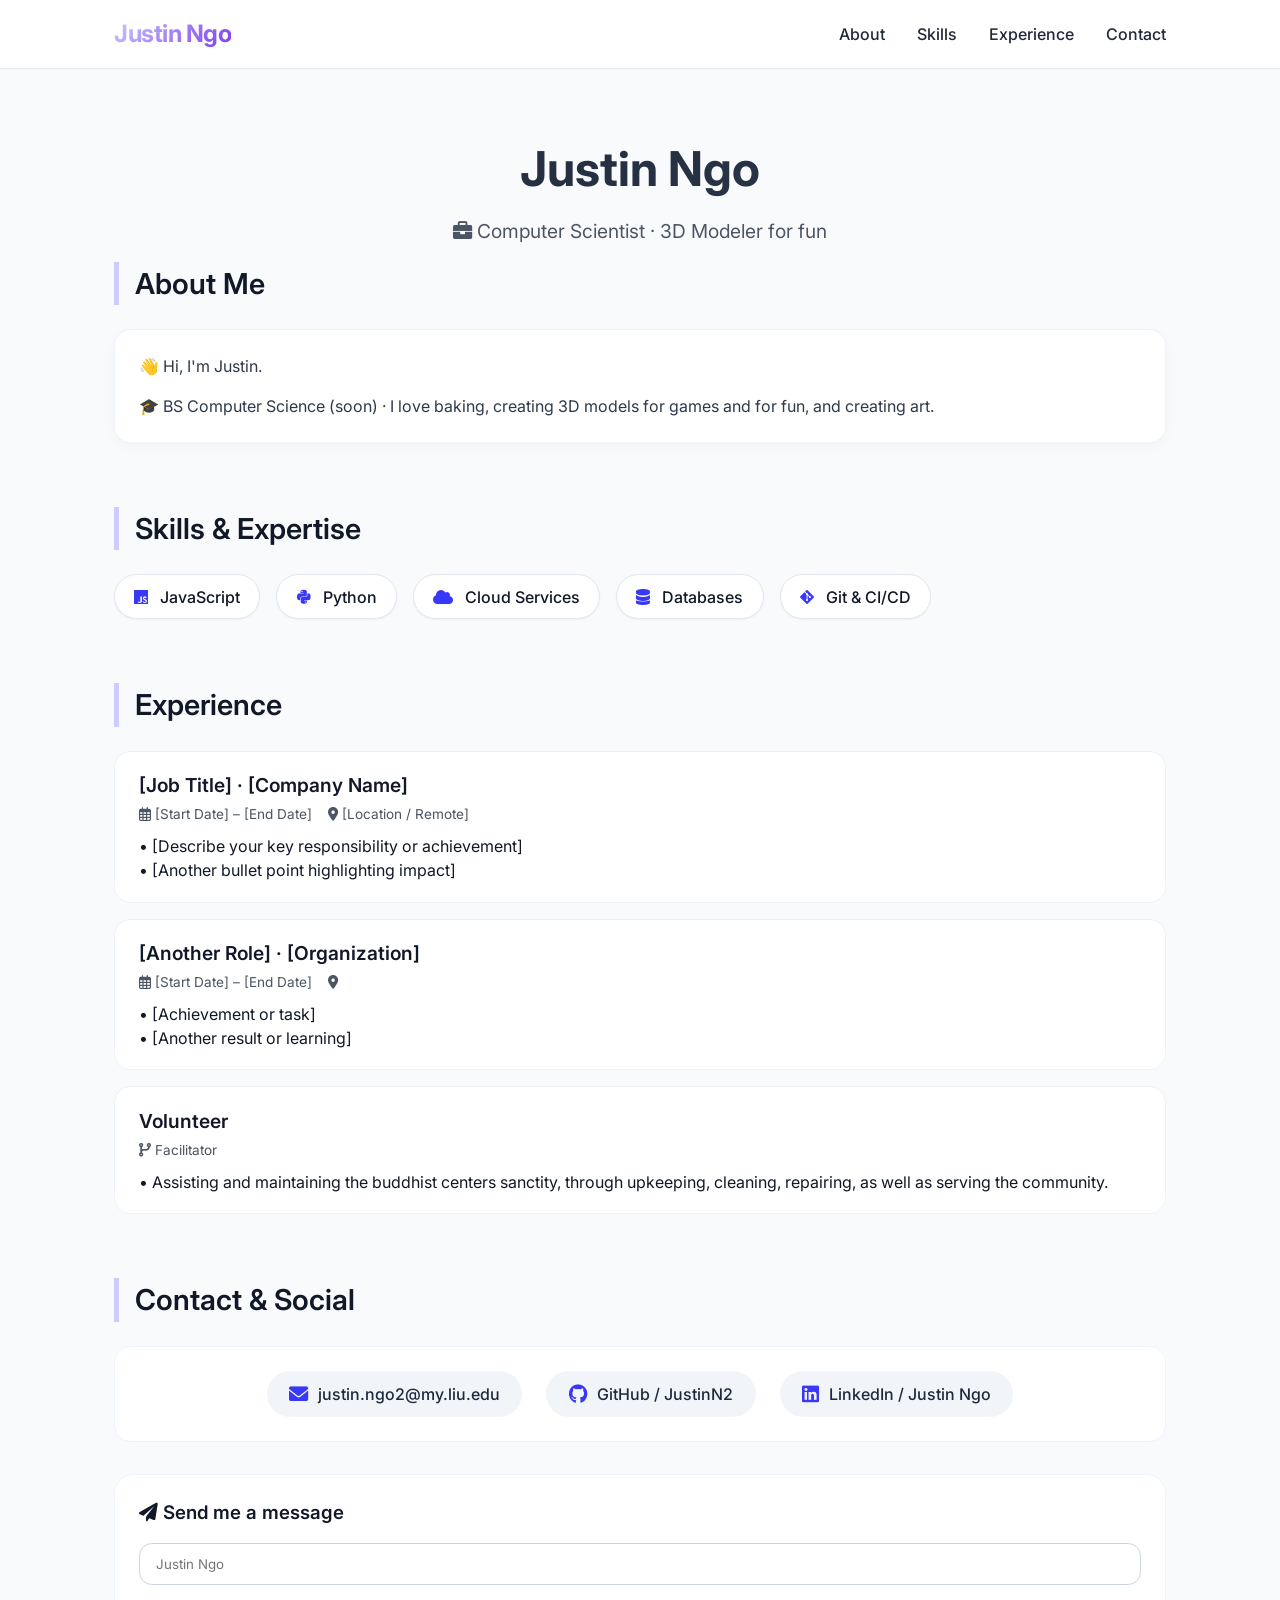
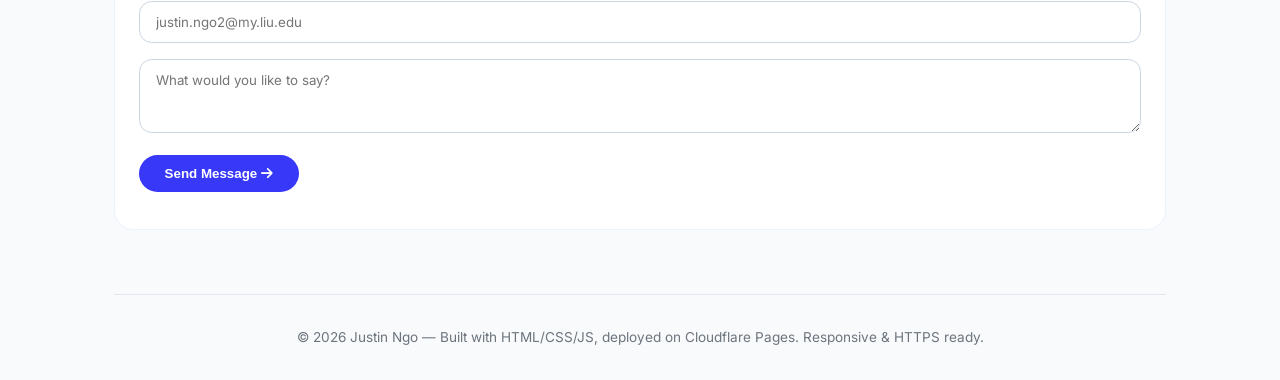
<file: Index.html>
<!DOCTYPE html>
<html lang="en">
<head>
  <meta charset="UTF-8">
  <meta name="viewport" content="width=device-width, initial-scale=1.0, viewport-fit=cover">
  <title>My Resume | Personal Portfolio</title>
  <!-- Google Fonts + modern reset -->
  <link href="https://fonts.googleapis.com/css2?family=Inter:opsz,wght@14..32,300;14..32,400;14..32,600;14..32,700&display=swap" rel="stylesheet">
  <!-- Font Awesome 6 -->
  <link rel="stylesheet" href="https://cdnjs.cloudflare.com/ajax/libs/font-awesome/6.0.0-beta3/css/all.min.css">
  <!-- Custom CSS -->
  <link rel="stylesheet" href="style.css">
</head>
<body>
  <nav class="navbar">
    <div class="nav-container">
      <div class="logo">Justin Ngo</div>
      <button class="menu-toggle" id="mobileMenuBtn" aria-label="Menu"><i class="fas fa-bars"></i></button>
      <ul class="nav-links" id="navLinks">
        <li><a href="#about">About</a></li>
        <li><a href="#skills">Skills</a></li>
        <li><a href="#experience">Experience</a></li>
        <li><a href="#contact">Contact</a></li>
      </ul>
    </div>
  </nav>

  <main class="container">
    <!-- = HERO SECTION = -->
  
    <div class="hero">
      <h1>Justin Ngo</h1>
      <div class="hero-tagline">
        <i class="fas fa-briefcase"></i> Computer Scientist · 3D Modeler for fun
      </div>
    </div>

    <!-- = ABOUT ME SECTION = -->
    <section id="about">
      <h2 class="section-title">About Me</h2>
      <div class="about-text">
        <p>👋 Hi, I'm Justin. </p>
        <p style="margin-top: 1rem;">🎓 BS Computer Science (soon) · I love baking, creating 3D models for games and for fun, and creating art.</p>
      </div>
    </section>

    <!-- = SKILLS SECTION = -->
    <section id="skills">
      <h2 class="section-title">Skills & Expertise</h2>
      <div class="skills-grid">
        <span class="skill-card"><i class="fab fa-js"></i> JavaScript</span>
        <span class="skill-card"><i class="fab fa-python"></i> Python</span>
        <span class="skill-card"><i class="fas fa-cloud"></i> Cloud Services</span>
        <span class="skill-card"><i class="fas fa-database"></i> Databases</span>
        <span class="skill-card"><i class="fab fa-git-alt"></i> Git & CI/CD</span>
      </div>
    </section>

    <!-- = EXPERIENCE SECTION = -->
    <section id="experience">
      <h2 class="section-title">Experience</h2>
      
      <!-- Experience Item 1 -->
      <div class="exp-item">
        <h3>[Job Title] · [Company Name]</h3>
        <div class="exp-meta">
          <span><i class="far fa-calendar-alt"></i> [Start Date] – [End Date]</span>
          <span><i class="fas fa-map-marker-alt"></i> [Location / Remote]</span>
        </div>
        <p>• [Describe your key responsibility or achievement]</p>
        <p>• [Another bullet point highlighting impact]</p>
      </div>
      
      <!-- Experience Item 2 -->
      <div class="exp-item">
        <h3>[Another Role] · [Organization]</h3>
        <div class="exp-meta">
          <span><i class="far fa-calendar-alt"></i> [Start Date] – [End Date]</span>
          <span><i class="fas fa-map-marker-alt"></i> </span>
        </div>
        <p>• [Achievement or task]</p>
        <p>• [Another result or learning]</p>
      </div>
      
      <!-- Experience Item 3 -->
      <div class="exp-item">
        <h3>Volunteer</h3>
        <div class="exp-meta">
          <span><i class="fas fa-code-branch"></i> Facilitator</span>
        </div>
        <p>• Assisting and maintaining the buddhist centers sanctity, through upkeeping, cleaning, repairing, as well as serving the community. </p>
      </div>
    </section>

    <!-- = CONTACT SECTION = -->

    <section id="contact">
      <h2 class="section-title">Contact & Social</h2>
      <div class="contact-links">
        <a href="mailto:justin.ngo2@my.liu.edu" class="contact-card"><i class="fas fa-envelope"></i> justin.ngo2@my.liu.edu</a>
        <a href="https://github.com/JustinN2" target="_blank" class="contact-card"><i class="fab fa-github"></i> GitHub / JustinN2</a>
        <a href="https://linkedin.com/in/justin-ngo-873624403/" target="_blank" class="contact-card"><i class="fab fa-linkedin"></i> LinkedIn / Justin Ngo</a>
      </div>

      <!-- OPTIONAL CONTACT FORM -->

      <div class="form-wrapper">
        <h3 style="font-weight: 600; margin-bottom: 1rem;"><i class="fas fa-paper-plane"></i> Send me a message</h3>
        <form id="contactForm" action="https://formspree.io/f/xpqkweay" method="POST">
          <div class="form-group">
            <input type="text" name="name" placeholder="Justin Ngo" required>
          </div>
          <div class="form-group">
            <input type="email" name="_replyto" placeholder="justin.ngo2@my.liu.edu" required>
          </div>
          <div class="form-group">
            <textarea rows="3" name="message" placeholder="What would you like to say?" required></textarea>
          </div>
          <button type="submit" class="btn">Send Message <i class="fas fa-arrow-right"></i></button>
          <div id="formFeedback" class="form-message"></div>
        </form>
      </div>
    </section>
    
    <footer>
    
      <p>© 2026 Justin Ngo — Built with HTML/CSS/JS, deployed on Cloudflare Pages. Responsive & HTTPS ready.</p>
    </footer>
  </main>

  <script>
    // = MOBILE MENU TOGGLE & SMOOTH SCROLL =
    (function() {
      const menuBtn = document.getElementById('mobileMenuBtn');
      const navLinks = document.getElementById('navLinks');
      
      if (menuBtn && navLinks) {
        menuBtn.addEventListener('click', () => {
          navLinks.classList.toggle('show');
          const icon = menuBtn.querySelector('i');
          if (navLinks.classList.contains('show')) {
            icon.classList.remove('fa-bars');
            icon.classList.add('fa-times');
          } else {
            icon.classList.remove('fa-times');
            icon.classList.add('fa-bars');
          }
        });
      }
      
      // Smooth scroll for all anchor links
      document.querySelectorAll('a[href^="#"]').forEach(anchor => {
        anchor.addEventListener('click', function(e) {
          const targetId = this.getAttribute('href');
          if (targetId === "#" || targetId === "") return;
          const targetElem = document.querySelector(targetId);
          if (targetElem) {
            e.preventDefault();
            targetElem.scrollIntoView({ behavior: 'smooth', block: 'start' });
            // close mobile menu if open
            if (navLinks && navLinks.classList.contains('show')) {
              navLinks.classList.remove('show');
              const icon = menuBtn?.querySelector('i');
              if (icon) {
                icon.classList.remove('fa-times');
                icon.classList.add('fa-bars');
              }
            }
          }
        });
      });
      
      const form = document.getElementById('contactForm');
      const feedbackDiv = document.getElementById('formFeedback');
      if (form && feedbackDiv) {
        form.addEventListener('submit', async (e) => {
          e.preventDefault();
          const formData = new FormData(form);
          feedbackDiv.innerHTML = '<i class="fas fa-spinner fa-pulse"></i> Sending...';
          feedbackDiv.style.color = '#2563eb';
          try {
            const response = await fetch(form.action, {
              method: 'POST',
              body: formData,
              headers: { 'Accept': 'application/json' }
            });
            if (response.ok) {
              feedbackDiv.innerHTML = '<i class="fas fa-check-circle"></i> Message sent! I\'ll get back to you soon.';
              feedbackDiv.style.color = '#10b981';
              form.reset();
              setTimeout(() => { feedbackDiv.innerHTML = ''; }, 5000);
            } else {
              const errorData = await response.json();
              feedbackDiv.innerHTML = `<i class="fas fa-exclamation-triangle"></i> ${errorData.error || 'Form error. Please try again.'}`;
              feedbackDiv.style.color = '#ef4444';
            }
          } catch (err) {
            feedbackDiv.innerHTML = '<i class="fas fa-exclamation-triangle"></i> Network error. Check your connection.';
            feedbackDiv.style.color = '#ef4444';
          }
        });
      }
    })();
  </script>
</body>
</html>
</file>
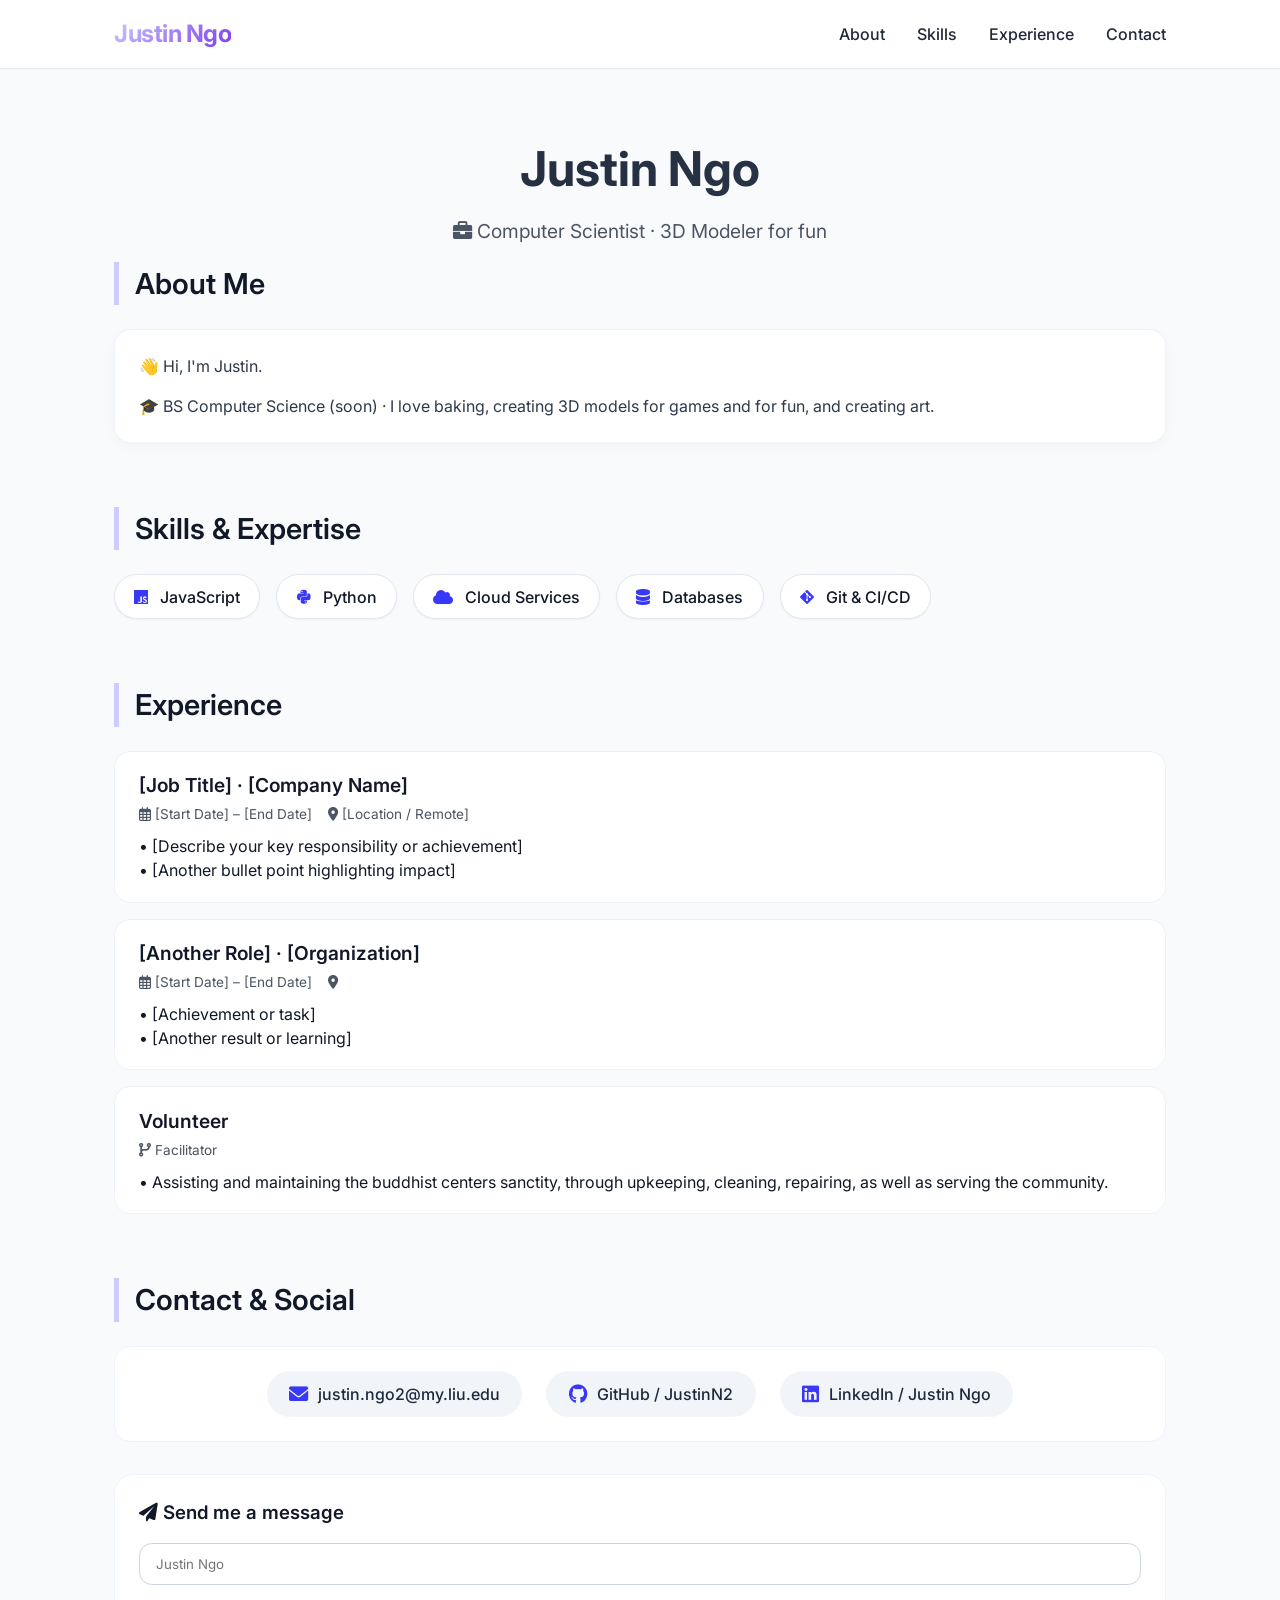
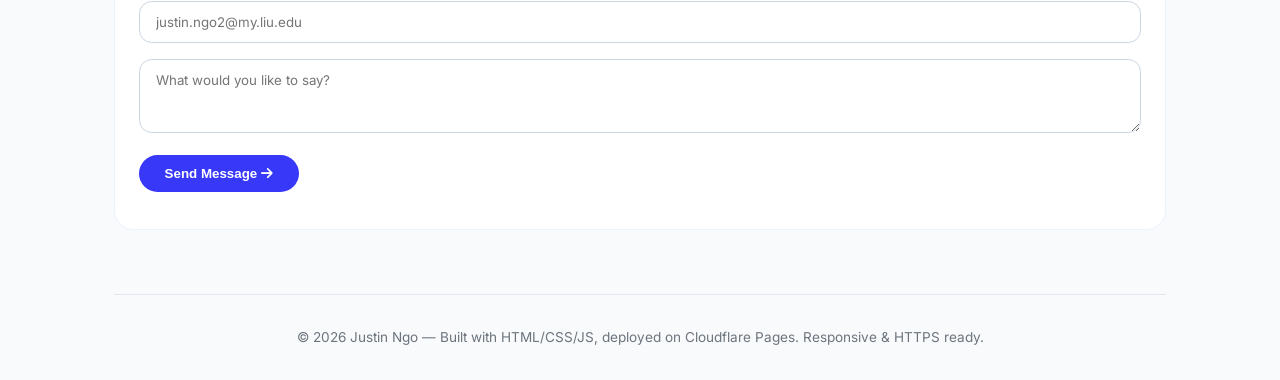
<file: index.html>
<!DOCTYPE html>
<html lang="en">
<head>
  <meta charset="UTF-8">
  <meta name="viewport" content="width=device-width, initial-scale=1.0, viewport-fit=cover">
  <title>My Resume | Personal Portfolio</title>
  <!-- Google Fonts + modern reset -->
  <link href="https://fonts.googleapis.com/css2?family=Inter:opsz,wght@14..32,300;14..32,400;14..32,600;14..32,700&display=swap" rel="stylesheet">
  <!-- Font Awesome 6 -->
  <link rel="stylesheet" href="https://cdnjs.cloudflare.com/ajax/libs/font-awesome/6.0.0-beta3/css/all.min.css">
  <!-- Custom CSS -->
  <link rel="stylesheet" href="style.css">
</head>
<body>
  <nav class="navbar">
    <div class="nav-container">
      <div class="logo">Justin Ngo</div>
      <button class="menu-toggle" id="mobileMenuBtn" aria-label="Menu"><i class="fas fa-bars"></i></button>
      <ul class="nav-links" id="navLinks">
        <li><a href="#about">About</a></li>
        <li><a href="#skills">Skills</a></li>
        <li><a href="#experience">Experience</a></li>
        <li><a href="#contact">Contact</a></li>
      </ul>
    </div>
  </nav>

  <main class="container">
    <!-- = HERO SECTION = -->
  
    <div class="hero">
      <h1>Justin Ngo</h1>
      <div class="hero-tagline">
        <i class="fas fa-briefcase"></i> Computer Scientist · 3D Modeler for fun
      </div>
    </div>

    <!-- = ABOUT ME SECTION = -->
    <section id="about">
      <h2 class="section-title">About Me</h2>
      <div class="about-text">
        <p>👋 Hi, I'm Justin. </p>
        <p style="margin-top: 1rem;">🎓 BS Computer Science (soon) · I love baking, creating 3D models for games and for fun, and creating art.</p>
      </div>
    </section>

    <!-- = SKILLS SECTION = -->
    <section id="skills">
      <h2 class="section-title">Skills & Expertise</h2>
      <div class="skills-grid">
        <span class="skill-card"><i class="fab fa-js"></i> JavaScript</span>
        <span class="skill-card"><i class="fab fa-python"></i> Python</span>
        <span class="skill-card"><i class="fas fa-cloud"></i> Cloud Services</span>
        <span class="skill-card"><i class="fas fa-database"></i> Databases</span>
        <span class="skill-card"><i class="fab fa-git-alt"></i> Git & CI/CD</span>
      </div>
    </section>

    <!-- = EXPERIENCE SECTION = -->
    <section id="experience">
      <h2 class="section-title">Experience</h2>
      
      <!-- Experience Item 1 -->
      <div class="exp-item">
        <h3>[Job Title] · [Company Name]</h3>
        <div class="exp-meta">
          <span><i class="far fa-calendar-alt"></i> [Start Date] – [End Date]</span>
          <span><i class="fas fa-map-marker-alt"></i> [Location / Remote]</span>
        </div>
        <p>• [Describe your key responsibility or achievement]</p>
        <p>• [Another bullet point highlighting impact]</p>
      </div>
      
      <!-- Experience Item 2 -->
      <div class="exp-item">
        <h3>[Another Role] · [Organization]</h3>
        <div class="exp-meta">
          <span><i class="far fa-calendar-alt"></i> [Start Date] – [End Date]</span>
          <span><i class="fas fa-map-marker-alt"></i> </span>
        </div>
        <p>• [Achievement or task]</p>
        <p>• [Another result or learning]</p>
      </div>
      
      <!-- Experience Item 3 -->
      <div class="exp-item">
        <h3>Volunteer</h3>
        <div class="exp-meta">
          <span><i class="fas fa-code-branch"></i> Facilitator</span>
        </div>
        <p>• Assisting and maintaining the buddhist centers sanctity, through upkeeping, cleaning, repairing, as well as serving the community. </p>
      </div>
    </section>

    <!-- = CONTACT SECTION = -->

    <section id="contact">
      <h2 class="section-title">Contact & Social</h2>
      <div class="contact-links">
        <a href="mailto:justin.ngo2@my.liu.edu" class="contact-card"><i class="fas fa-envelope"></i> justin.ngo2@my.liu.edu</a>
        <a href="https://github.com/JustinN2" target="_blank" class="contact-card"><i class="fab fa-github"></i> GitHub / JustinN2</a>
        <a href="https://linkedin.com/in/justin-ngo-873624403/" target="_blank" class="contact-card"><i class="fab fa-linkedin"></i> LinkedIn / Justin Ngo</a>
      </div>

      <!-- OPTIONAL CONTACT FORM -->

      <div class="form-wrapper">
        <h3 style="font-weight: 600; margin-bottom: 1rem;"><i class="fas fa-paper-plane"></i> Send me a message</h3>
        <form id="contactForm" action="https://formspree.io/f/xpqkweay" method="POST">
          <div class="form-group">
            <input type="text" name="name" placeholder="Justin Ngo" required>
          </div>
          <div class="form-group">
            <input type="email" name="_replyto" placeholder="justin.ngo2@my.liu.edu" required>
          </div>
          <div class="form-group">
            <textarea rows="3" name="message" placeholder="What would you like to say?" required></textarea>
          </div>
          <button type="submit" class="btn">Send Message <i class="fas fa-arrow-right"></i></button>
          <div id="formFeedback" class="form-message"></div>
        </form>
      </div>
    </section>
    
    <footer>
    
      <p>© 2026 Justin Ngo — Built with HTML/CSS/JS, deployed on Cloudflare Pages. Responsive & HTTPS ready.</p>
    </footer>
  </main>

  <script>
    // = MOBILE MENU TOGGLE & SMOOTH SCROLL =
    (function() {
      const menuBtn = document.getElementById('mobileMenuBtn');
      const navLinks = document.getElementById('navLinks');
      
      if (menuBtn && navLinks) {
        menuBtn.addEventListener('click', () => {
          navLinks.classList.toggle('show');
          const icon = menuBtn.querySelector('i');
          if (navLinks.classList.contains('show')) {
            icon.classList.remove('fa-bars');
            icon.classList.add('fa-times');
          } else {
            icon.classList.remove('fa-times');
            icon.classList.add('fa-bars');
          }
        });
      }
      
      // Smooth scroll for all anchor links
      document.querySelectorAll('a[href^="#"]').forEach(anchor => {
        anchor.addEventListener('click', function(e) {
          const targetId = this.getAttribute('href');
          if (targetId === "#" || targetId === "") return;
          const targetElem = document.querySelector(targetId);
          if (targetElem) {
            e.preventDefault();
            targetElem.scrollIntoView({ behavior: 'smooth', block: 'start' });
            // close mobile menu if open
            if (navLinks && navLinks.classList.contains('show')) {
              navLinks.classList.remove('show');
              const icon = menuBtn?.querySelector('i');
              if (icon) {
                icon.classList.remove('fa-times');
                icon.classList.add('fa-bars');
              }
            }
          }
        });
      });
      
      const form = document.getElementById('contactForm');
      const feedbackDiv = document.getElementById('formFeedback');
      if (form && feedbackDiv) {
        form.addEventListener('submit', async (e) => {
          e.preventDefault();
          const formData = new FormData(form);
          feedbackDiv.innerHTML = '<i class="fas fa-spinner fa-pulse"></i> Sending...';
          feedbackDiv.style.color = '#2563eb';
          try {
            const response = await fetch(form.action, {
              method: 'POST',
              body: formData,
              headers: { 'Accept': 'application/json' }
            });
            if (response.ok) {
              feedbackDiv.innerHTML = '<i class="fas fa-check-circle"></i> Message sent! I\'ll get back to you soon.';
              feedbackDiv.style.color = '#10b981';
              form.reset();
              setTimeout(() => { feedbackDiv.innerHTML = ''; }, 5000);
            } else {
              const errorData = await response.json();
              feedbackDiv.innerHTML = `<i class="fas fa-exclamation-triangle"></i> ${errorData.error || 'Form error. Please try again.'}`;
              feedbackDiv.style.color = '#ef4444';
            }
          } catch (err) {
            feedbackDiv.innerHTML = '<i class="fas fa-exclamation-triangle"></i> Network error. Check your connection.';
            feedbackDiv.style.color = '#ef4444';
          }
        });
      }
    })();
  </script>
</body>
</html>
</file>
<file: style.css>
* {
  margin: 0;
  padding: 0;
  box-sizing: border-box;
}

body {
  font-family: 'Inter', sans-serif;
  background: #f9fafc;
  color: #111827;
  line-height: 1.5;
  scroll-behavior: smooth;
}

.container {
  max-width: 1100px;
  margin: 0 auto;
  padding: 2rem 1.5rem;
}

/* header / nav */
.navbar {
  background: white;
  border-bottom: 1px solid #e5e7eb;
  position: sticky;
  top: 0;
  z-index: 10;
  backdrop-filter: blur(4px);
  background: rgba(255,255,255,0.92);
}

.nav-container {
  max-width: 1100px;
  margin: 0 auto;
  padding: 1rem 1.5rem;
  display: flex;
  justify-content: space-between;
  align-items: center;
  flex-wrap: wrap;
}

.logo {
  font-weight: 700;
  font-size: 1.5rem;
  letter-spacing: -0.02em;
  background: linear-gradient(135deg, #CCCCFF, #7c3aed);
  background-clip: text;
  -webkit-background-clip: text;
  color: transparent;
}

.nav-links {
  display: flex;
  gap: 2rem;
  list-style: none;
}

.nav-links a {
  text-decoration: none;
  font-weight: 500;
  color: #1f2937;
  transition: color 0.2s;
}

.nav-links a:hover {
  color: #CCCCFF;
}

/* mobile menu toggle */
.menu-toggle {
  display: none;
  font-size: 1.6rem;
  background: none;
  border: none;
  cursor: pointer;
  color: #1f2937;
}

section {
  margin-bottom: 4rem;
  scroll-margin-top: 80px;
}

.hero {
  text-align: center;
  padding: 2rem 0 1rem;
}

.hero h1 {
  font-size: 3rem;
  font-weight: 700;
  background: linear-gradient(135deg, #1e293b, #2d3a4a);
  background-clip: text;
  -webkit-background-clip: text;
  color: transparent;
  margin-bottom: 0.75rem;
}

.hero-tagline {
  font-size: 1.2rem;
  color: #4b5563;
  max-width: 650px;
  margin: 0 auto;
}

.section-title {
  font-size: 1.8rem;
  font-weight: 600;
  margin-bottom: 1.5rem;
  border-left: 5px solid #CCCCFF;
  padding-left: 1rem;
}

.about-text {
  background: white;
  padding: 1.5rem;
  border-radius: 1rem;
  box-shadow: 0 4px 12px rgba(0,0,0,0.03);
  border: 1px solid #eef2ff;
  font-size: 1rem;
  color: #2d3a4a;
}

.skills-grid {
  display: flex;
  flex-wrap: wrap;
  gap: 1rem;
  margin-top: 0.5rem;
}

.skill-card {
  background: white;
  border-radius: 2rem;
  padding: 0.6rem 1.2rem;
  font-weight: 500;
  box-shadow: 0 1px 2px rgba(0,0,0,0.05);
  border: 1px solid #e2e8f0;
  transition: transform 0.1s ease, border-color 0.2s;
}

.skill-card i {
  margin-right: 8px;
  color: #3838f9;
}

.skill-card:hover {
  border-color: #CCCCFF;
  transform: translateY(-2px);
}

.exp-item {
  background: white;
  border-radius: 1rem;
  padding: 1.2rem 1.5rem;
  margin-bottom: 1rem;
  border: 1px solid #edf2f7;
  transition: box-shadow 0.2s;
}

.exp-item h3 {
  font-weight: 600;
  font-size: 1.2rem;
  margin-bottom: 0.3rem;
}

.exp-meta {
  font-size: 0.85rem;
  color: #4b5563;
  margin-bottom: 0.6rem;
  display: flex;
  gap: 1rem;
  flex-wrap: wrap;
}

.contact-links {
  display: flex;
  flex-wrap: wrap;
  gap: 1.5rem;
  margin-top: 1rem;
  background: white;
  padding: 1.5rem;
  border-radius: 1rem;
  border: 1px solid #eef2ff;
  justify-content: center;
}

.contact-card {
  display: inline-flex;
  align-items: center;
  gap: 0.6rem;
  background: #f1f5f9;
  padding: 0.7rem 1.4rem;
  border-radius: 2rem;
  text-decoration: none;
  color: #1e293b;
  font-weight: 500;
  transition: all 0.2s;
}

.contact-card i {
  font-size: 1.2rem;
  color: #3838f9;
}

.contact-card:hover {
  background: #CCCCFF;
  color: white;
  transform: translateY(-2px);
}

.contact-card:hover i {
  color: white;
}

.form-wrapper {
  margin-top: 2rem;
  background: white;
  border-radius: 1.2rem;
  padding: 1.5rem;
  border: 1px solid #eef2ff;
}

.form-group {
  margin-bottom: 1rem;
}

input, textarea {
  width: 100%;
  padding: 0.75rem 1rem;
  border-radius: 0.8rem;
  border: 1px solid #cbd5e1;
  font-family: inherit;
  transition: 0.2s;
}

input:focus, textarea:focus {
  outline: none;
  border-color: #CCCCFF;
  box-shadow: 0 0 0 3px rgba(37,99,235,0.1);
}

.btn {
  background: #3838f9;
  color: white;
  border: none;
  padding: 0.7rem 1.6rem;
  border-radius: 2rem;
  font-weight: 600;
  cursor: pointer;
  transition: background 0.2s;
}

.btn:hover {
  background: #1d4ed8;
}

.form-message {
  margin-top: 0.8rem;
  font-size: 0.85rem;
}

footer {
  text-align: center;
  border-top: 1px solid #e2e8f0;
  padding-top: 2rem;
  margin-top: 2rem;
  color: #6c757d;
  font-size: 0.85rem;
}

/* empty state helper */
.empty-placeholder {
  color: #9ca3af;
  font-style: italic;
  padding: 1rem;
  text-align: center;
  border: 1px dashed #d1d5db;
  border-radius: 1rem;
  background: #fefce8;
}

@media (max-width: 700px) {
  .nav-container {
    flex-direction: row;
  }
  .menu-toggle {
    display: block;
  }
  .nav-links {
    display: none;
    width: 100%;
    flex-direction: column;
    gap: 1rem;
    padding: 1rem 0;
    margin-top: 0.5rem;
  }
  .nav-links.show {
    display: flex;
  }
  .hero h1 {
    font-size: 2.2rem;
  }
  .section-title {
    font-size: 1.5rem;
  }
  .contact-links {
    flex-direction: column;
    align-items: center;
  }
}
</file>
